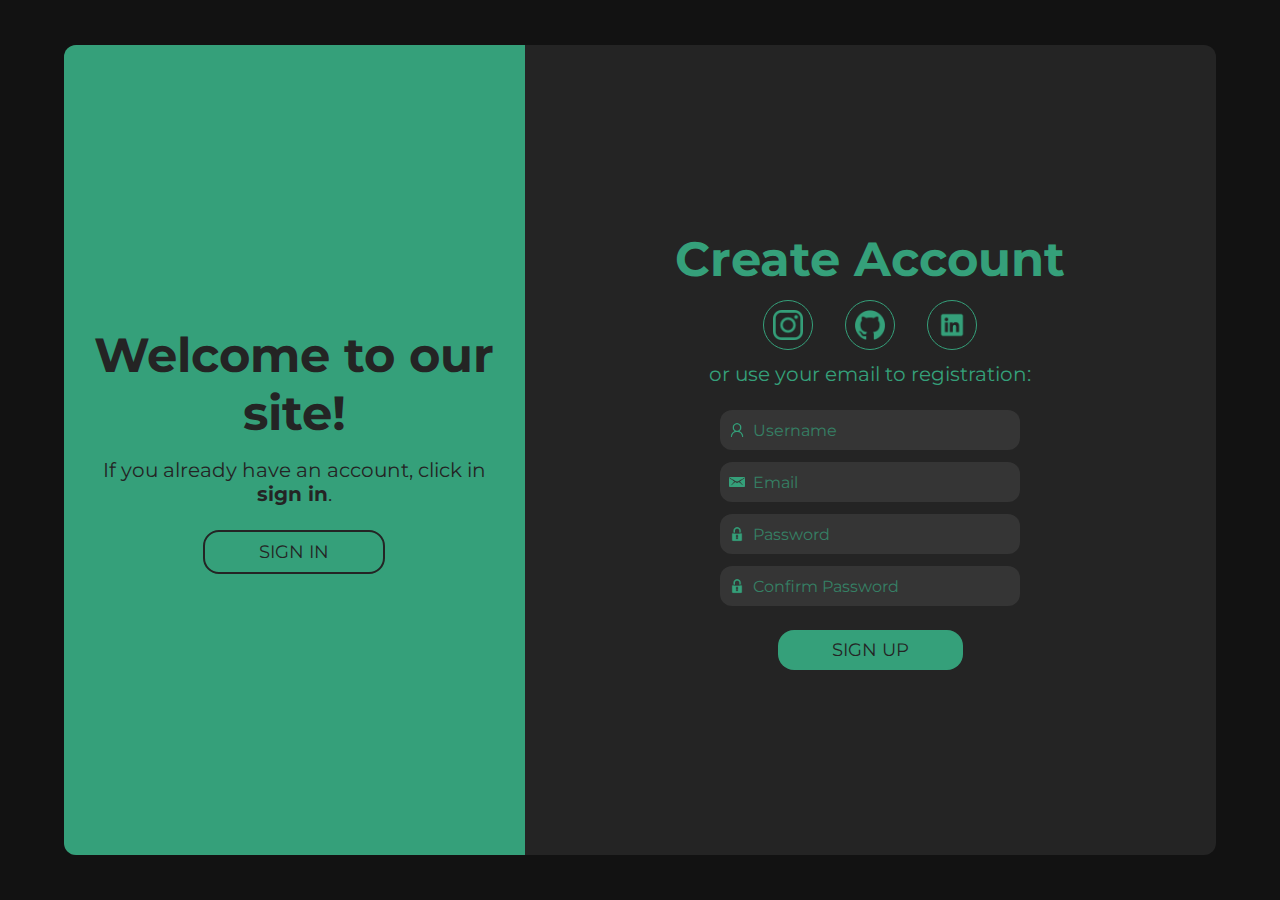
<file: index.html>
<!DOCTYPE html>
<html lang="en">
<head>
  <meta charset="UTF-8">
  <meta name="viewport" content="width=device-width, initial-scale=1.0">
  <link rel="stylesheet" href="public/styles/login.css">
  <title></title>
</head>
<body>
  <div class="container">
    <div class="welcome-container welcome-sign-up">
      <h1>Welcome to our site!</h1>
      <p>
        If you already have an account, 
        click in <b>sign in</b>.
      </p>
      <button class="sign-in-btn">SIGN IN</button>
    </div>

    <div class="welcome-container welcome-sign-in hide">
      <h1>Welcome back to our site!</h1>
      <p>
        If you don't have an account, 
        click in <b>sign up</b>.
      </p>
      <button class="sign-up-btn">SIGN UP</button>
    </div>

    <div class="form-container sign-up-container">
      <h2>Create Account</h2>
      <div class="icons-area">
        <div class="facebook-icon"><img src="/public/img/insta-icon.png"></div>
        <div class="google-icon"><img src="/public/img/git-icon.png"></div>
        <div class="linkedin-icon"><img src="/public/img/linkedin-icon.png"></div>
      </div>
      <p>or use your email to registration:</p>
      <div class="input-area input-username">
        <img src="/public/img/user-icon.png">
        <input id="username" type="text" placeholder="Username" required>
      </div>
      <div class="input-area input-email">
        <img src="/public/img/email-icon.png">
        <input id="email" type="email" placeholder="Email" required>
      </div>
      <div class="input-area input-password">
        <img src="/public/img/padlock-icon.png">
        <input id="password" type="password" placeholder="Password" required>
        <img src="/public/img/show-password.png" class="show-password">
      </div>
      <div class="input-area input-confirm-password">
        <img src="/public/img/padlock-icon.png">
        <input id="confirm-password" type="password" placeholder="Confirm Password" required>
        <img src="/public/img/show-password.png" class="show-password">
      </div>
      <button type="submit" id="sign-up-submit">SIGN UP</button>
      <span>If you already have an account, <b>sign in</b>.</span>
    </div>

    <div class="form-container sign-in-container hide">
      <h2>Login Account</h2>
      <div class="icons-area">
        <div class="facebook-icon"><img src="/public/img/insta-icon.png"></div>
        <div class="google-icon"><img src="/public/img/git-icon.png"></div>
        <div class="linkedin-icon"><img src="/public/img/linkedin-icon.png"></div>
      </div>
      <p>or use your email to logging:</p>
      <div class="input-area input-email-login">
        <img src="/public/img/email-icon.png">
        <input id="email-login" type="email" placeholder="Email" required>
      </div>
      <div class="input-area input-password-login">
        <img src="/public/img/padlock-icon.png">
        <input id="password-login" type="password" placeholder="Password" required>
        <img src="/public/img/show-password.png" class="show-password">
      </div>
      <button type="submit" id="sign-in-submit">SIGN IN</button>
      <span>If you don't have an account, <b>sign up</b>.</span>
    </div>

  </div>

  <script src="public/js/login.js" type="module"></script>
</body>
</html>
</file>
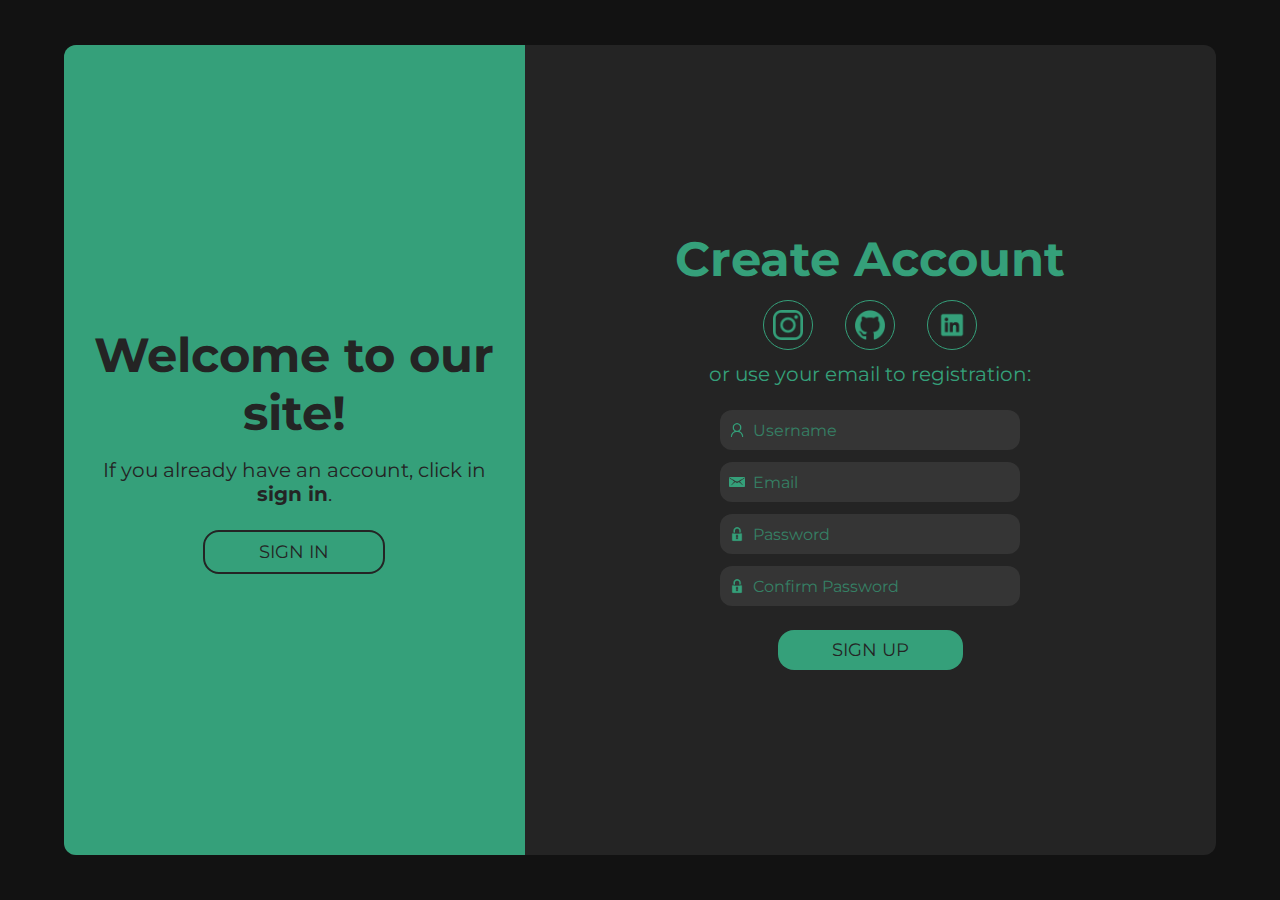
<file: public/index.html>
<!DOCTYPE html>
<html lang="en">
<head>
  <meta charset="UTF-8">
  <meta name="viewport" content="width=device-width, initial-scale=1.0">
  <link rel="stylesheet" href="styles/login.css">
  <title></title>
</head>
<body>
  <div class="container">
    <div class="welcome-container welcome-sign-up">
      <h1>Welcome to our site!</h1>
      <p>
        If you already have an account, 
        click in <b>sign in</b>.
      </p>
      <button class="sign-in-btn">SIGN IN</button>
    </div>

    <div class="welcome-container welcome-sign-in hide">
      <h1>Welcome back to our site!</h1>
      <p>
        If you don't have an account, 
        click in <b>sign up</b>.
      </p>
      <button class="sign-up-btn">SIGN UP</button>
    </div>

    <div class="form-container sign-up-container">
      <h2>Create Account</h2>
      <div class="icons-area">
        <div class="facebook-icon"><img src="img/insta-icon.png"></div>
        <div class="google-icon"><img src="img/git-icon.png"></div>
        <div class="linkedin-icon"><img src="img/linkedin-icon.png"></div>
      </div>
      <p>or use your email to registration:</p>
      <div class="input-area input-username">
        <img src="img/user-icon.png">
        <input id="username" type="text" placeholder="Username" required>
      </div>
      <div class="input-area input-email">
        <img src="img/email-icon.png">
        <input id="email" type="email" placeholder="Email" required>
      </div>
      <div class="input-area input-password">
        <img src="img/padlock-icon.png">
        <input id="password" type="password" placeholder="Password" required>
        <img src="img/show-password.png" class="show-password">
      </div>
      <div class="input-area input-confirm-password">
        <img src="img/padlock-icon.png">
        <input id="confirm-password" type="password" placeholder="Confirm Password" required>
        <img src="img/show-password.png" class="show-password">
      </div>
      <button type="submit" id="sign-up-submit">SIGN UP</button>
      <span class="welcome-mobile">If you already have an account, <b>sign in</b>.</span>
    </div>

    <div class="form-container sign-in-container hide">
      <h2>Login Account</h2>
      <div class="icons-area">
        <div class="facebook-icon"><img src="img/insta-icon.png"></div>
        <div class="google-icon"><img src="img/git-icon.png"></div>
        <div class="linkedin-icon"><img src="img/linkedin-icon.png"></div>
      </div>
      <p>or use your email to logging:</p>
      <div class="input-area input-email-login">
        <img src="img/email-icon.png">
        <input id="email-login" type="email" placeholder="Email" required>
      </div>
      <div class="input-area input-password-login">
        <img src="img/padlock-icon.png">
        <input id="password-login" type="password" placeholder="Password" required>
        <img src="img/show-password.png" class="show-password">
      </div>
      <button type="submit" id="sign-in-submit">SIGN IN</button>
      <span class="welcome-mobile">If you don't have an account, <b>sign up</b>.</span>
    </div>

  </div>

  <script src="js/login.js" type="module"></script>
</body>
</html>
</file>
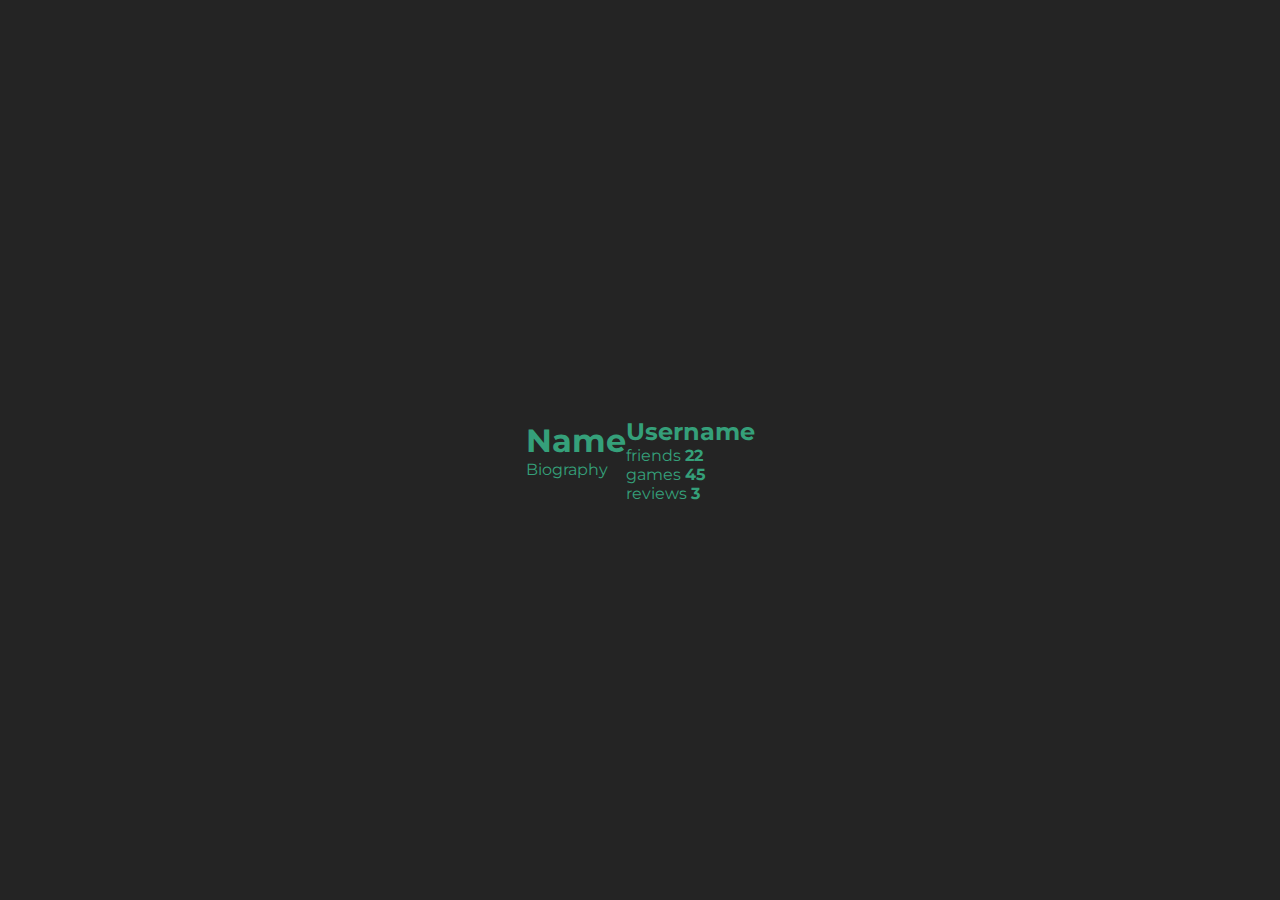
<file: public/pages/profile.html>
<!DOCTYPE html>
<html lang="en">
<head>
  <meta charset="UTF-8">
  <meta name="viewport" content="width=device-width, initial-scale=1.0">
  <link rel="stylesheet" href="../styles/profile.css">
  <title>Profile</title>
</head>
<body>
  <div class="banner">
    <div class="banner-container">
      <h1>Name</h1>
      <span>Biography</span>
    </div>
  </div>
  <div class="container">
    <div class="profile-area">
      <img>
      <h2>Username</h2>
      <div class="profile-info">
        <div>
          <span>friends</span>
          <b>22</b>
        </div>
        <div>
          <span>games</span>
          <b>45</b>
        </div>
        <div>
          <span>reviews</span>
          <b>3</b>
        </div>
      </div>
    </div>
    <div></div>
  </div>
  <script type="module" src="../js/profile.js"></script>
</body>
</html>
</file>
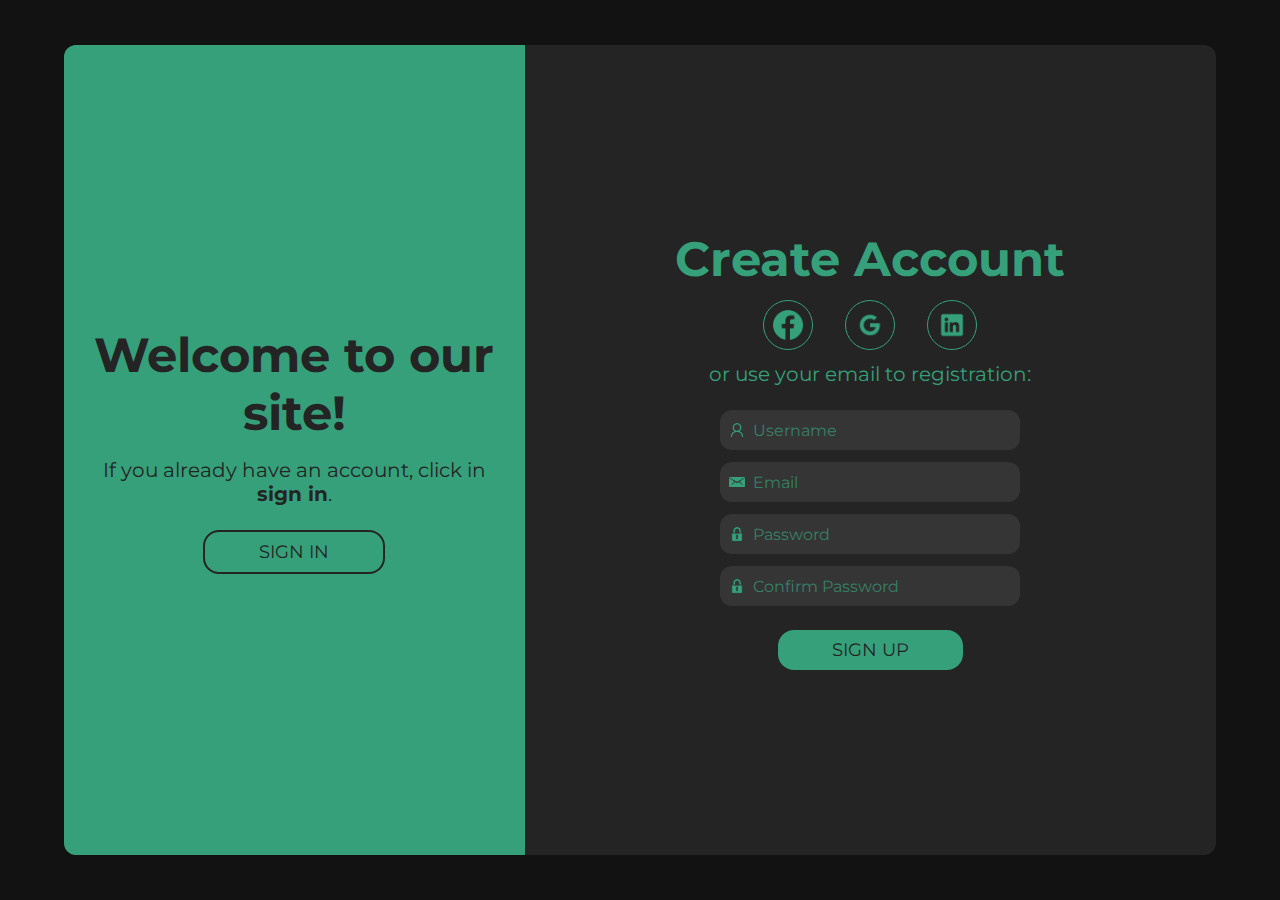
<file: public/views/login.html>
<!DOCTYPE html>
<html lang="en">
<head>
  <meta charset="UTF-8">
  <meta name="viewport" content="width=device-width, initial-scale=1.0">
  <link rel="stylesheet" href="../styles/login.css">
  <title></title>
</head>
<body>
  <div class="container">
    <div class="welcome-container welcome-sign-up">
      <h1>Welcome to our site!</h1>
      <p>
        If you already have an account, 
        click in <b>sign in</b>.
      </p>
      <button class="sign-in-btn">SIGN IN</button>
    </div>

    <div class="welcome-container welcome-sign-in hide">
      <h1>Welcome back to our site!</h1>
      <p>
        If you don't have an account, 
        click in <b>sign up</b>.
      </p>
      <button class="sign-up-btn">SIGN UP</button>
    </div>

    <div class="form-container sign-up-container">
      <h2>Create Account</h2>
      <div class="icons-area">
        <div class="facebook-icon"><img src="../img/facebook-icon.png"></div>
        <div class="google-icon"><img src="../img/google-icon.png"></div>
        <div class="linkedin-icon"><img src="../img/linkedin-icon.png"></div>
      </div>
      <p>or use your email to registration:</p>
      <div class="input-area input-username">
        <img src="../img/user-icon.png">
        <input id="username" type="text" placeholder="Username" required>
        <div class="input-error">
          <div></div>
          <span></span>
        </div>
      </div>
      <div class="input-area input-email">
        <img src="../img/email-icon.png">
        <input id="email" type="email" placeholder="Email" required>
        <div class="input-error">
          <div></div>
          <span></span>
        </div>
      </div>
      <div class="input-area input-password">
        <img src="../img/padlock-icon.png">
        <input id="password" type="password" placeholder="Password" required>
        <div class="input-error">
          <div></div>
          <span></span>
        </div>
      </div>
      <div class="input-area input-confirm-password">
        <img src="../img/padlock-icon.png">
        <input id="confirm-password" type="password" placeholder="Confirm Password" required>
        <div class="input-error">
          <div></div>
          <span></span>
        </div>
      </div>
      <button type="submit" id="sign-up-submit">SIGN UP</button>
    </div>

    <div class="form-container sign-in-container hide">
      <h2>Login Account</h2>
      <div class="icons-area">
        <div class="facebook-icon"><img src="../img/facebook-icon.png"></div>
        <div class="google-icon"><img src="../img/google-icon.png"></div>
        <div class="linkedin-icon"><img src="../img/linkedin-icon.png"></div>
      </div>
      <p>or use your email to logging:</p>
      <div class="input-area input-email-login">
        <img src="../img/email-icon.png">
        <input id="email-login" type="email" placeholder="Email" required>
        <div class="input-error">
          <div></div>
          <span></span>
        </div>
      </div>
      <div class="input-area input-password-login">
        <img src="../img/padlock-icon.png">
        <input id="password-login" type="password" placeholder="Password" required>
        <div class="input-error">
          <div></div>
          <span></span>
        </div>
      </div>
      <button type="submit" id="sign-in-submit">SIGN IN</button>
    </div>

  </div>

  <script src="../js/login.js" type="module"></script>
</body>
</html>
</file>
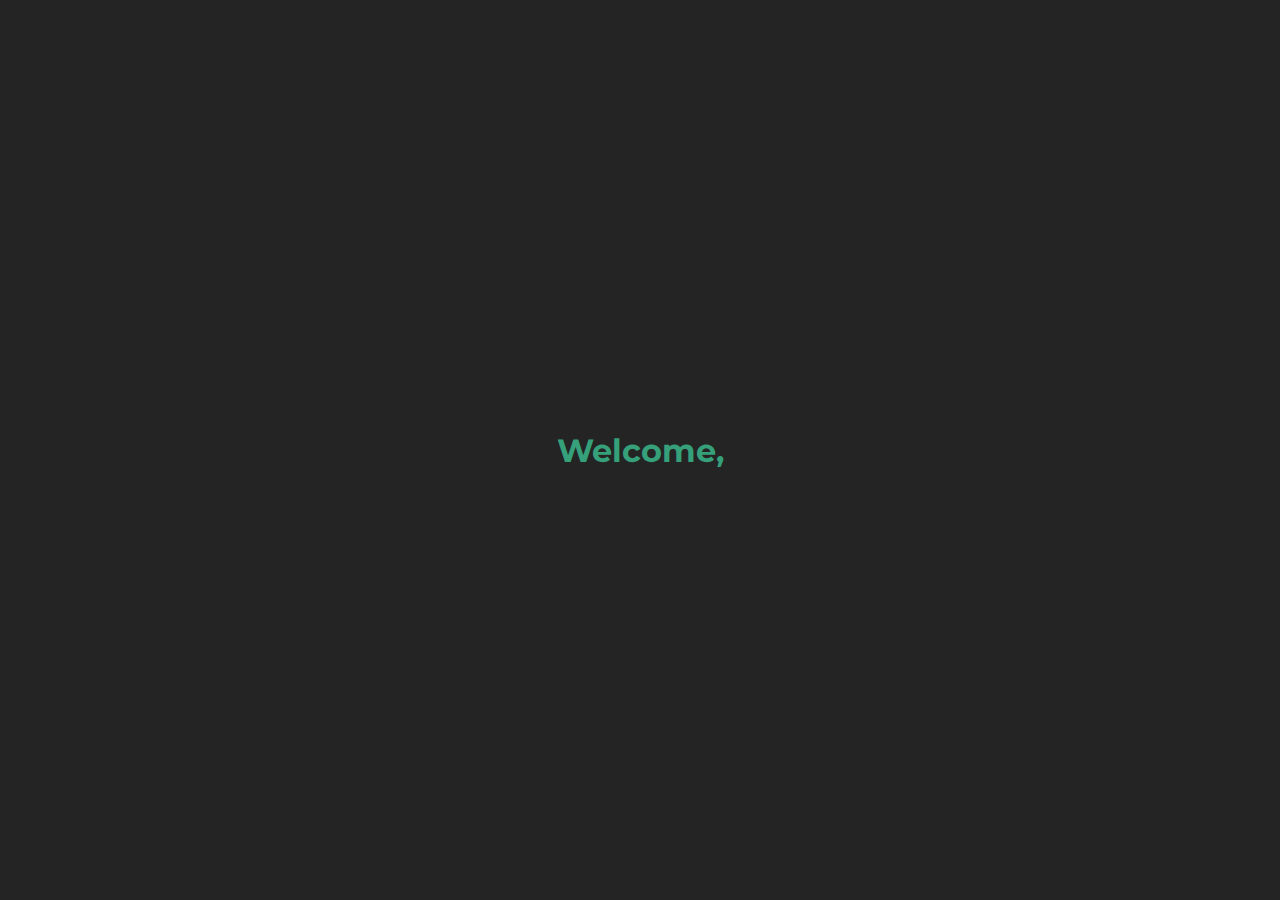
<file: public/views/profile.html>
<!DOCTYPE html>
<html lang="en">
<head>
  <meta charset="UTF-8">
  <meta name="viewport" content="width=device-width, initial-scale=1.0">
  <link rel="stylesheet" href="../styles/profile.css">
  <title>Document</title>
</head>
<body>
  <div class="container">
    <h1>Welcome, <span></span></h1>
  </div>
  <script src="../js/profile.js"></script>
</body>
</html>
</file>
<file: public/styles/login.css>
@import url("./root.css");

* {
  margin: 0;
  padding: 0;
  box-sizing: border-box;
  font-family: var(--font);
}

body {
  background-color: #121212;
  width: 100%;
  height: 100vh;
  display: flex;
  justify-content: center;
  align-items: center;
}

.container {
  position: relative;
  background-color: var(--bg-black);
  width: 90%;
  height: 90%;
  border-radius: 12px;
  display: flex;
  overflow: hidden;
}

/* área de boas-vindas */
.welcome-container {
  position: absolute;
  background-color: var(--bg-green);
  color: var(--text-black);
  width: 40%;
  height: 100%;
  display: flex;
  flex-direction: column;
  justify-content: center;
  align-items: center;
  padding: 24px;
  text-align: center;
  left: 0;
  transition: left 0.6s ease-in-out;
}

.welcome-container > * {
  transition: opacity 0.2s ease-in-out;
}

/* ao arrastar o mouse */
.welcome-container::selection {
  background-color: var(--bg-black);
  color: var(--text-green);
}

.welcome-container h1 {
  font-size: 48px;
}

.welcome-container p {
  margin: 16px 0 24px 0;
  font-size: 20px;
}

.welcome-container button, .form-container button {
  background-color: var(--bg-green);
  border: solid 2px var(--bg-black);
  color: var(--text-black);
  padding: 0.5em 3em;
  font-size: 18px;
  border-radius: 16px;
  cursor: pointer;
  user-select: none;
}

.welcome-container button:hover, .form-container button:hover {
  background-color: #308e6d;
}

/* área dos formulários */
.form-container {
  position: absolute;
  width: 60%;
  height: 100%;
  display: flex;
  flex-direction: column;
  justify-content: center;
  align-items: center;
  color: var(--text-green);
  left: 40%;
  transition: left 0.6s ease-in-out;
}

.form-container > * {
  transition: opacity 0.2s ease-in-out;
}

.form-container::selection {
  background-color: var(--bg-green);
  color: var(--text-black);
}

.form-container h2 {
  font-size: 48px;
  margin-bottom: 12px;
}

.form-container .icons-area {
  display: flex;
  flex-direction: row;
}

.form-container .icons-area div {
  width: 50px;
  height: 50px;
  margin: 0 16px;
  border-radius: 100%;
  display: flex;
  justify-content: center;
  align-items: center;
  border: solid 1px var(--bg-green);
  cursor: pointer;
}

.form-container .icons-area div:hover {
  background-color: var(--bg-green);
}

.form-container .icons-area div img {
  width: 30px;
  height: 30px;
  user-select: none;
}

.form-container span {
  display: none;
}

.show-password {
  opacity: 0;
  pointer-events: none;
}

.input-area.active .show-password {
  opacity: 0.5;
  cursor: pointer;
  pointer-events: auto;
}

.input-area.active .show-password.show {
  opacity: 1;
}

.form-container p {
  margin: 12px 0 24px 0;
  font-size: 20px;
}

.form-container button {
  border: none;
  margin-top: 12px;
}

.form-container .input-area {
  position: relative;
  border: solid 1px transparent;
  margin-bottom: 12px;
  width: 300px;
  height: 40px;
  border-radius: 12px;
  padding: 6px;
  background-color: #353535;
  display: flex;
  align-items: center;
  justify-content: space-between;
}

.form-container .input-area:focus-within {
  border: solid 1px var(--bg-green);
}

.form-container .input-area input {
  height: 100%;
  width: 100%;
  background-color: #353535;
  border: none;
  outline: none;
  font-size: 16px;
  caret-color: var(--bg-green);
  color: var(--bg-green);
}

.form-container .input-area input::placeholder {
  color: var(--text-green);
  opacity: 0.7;
}

.form-container .input-area img {
  width: 20px;
  height: 20px;
  margin-right: 6px;
  user-select: none;
}

/* slide */
.welcome-sign-up {
  z-index: 2;
  opacity: 1;
  left: 0;
}

.welcome-sign-up.hide {
  opacity: 0;
  z-index: 1;
}

.welcome-sign-in {
  opacity: 1;
  z-index: 2;
}

.welcome-sign-in.hide {
  opacity: 0;
  z-index: 1;
}

.sign-up-container {
  z-index: 2;
}

.sign-up-container.hide {
  opacity: 0;
  z-index: 1;
}

.sign-in-container {
  z-index: 2;
  opacity: 1;
}

.sign-in-container.hide {
  opacity: 0;
  z-index: 1;
}

/* quando sign in é clicado */
.container.active .welcome-container {
  left: 60%;
}

.welcome-container.hidden > * {
  opacity: 0;
}

.container.active .form-container {
  left: 0;
}

.form-container.hidden > * {
  opacity: 0;
}

/* validação do formulário de registro e login */
.input-username.invalid,
.input-email.invalid, 
.input-password.invalid, 
.input-confirm-password.invalid,
.input-email-login.invalid,
.input-password-login.invalid {
  border: solid 1px #a94c4c;
}

/* display que mostra o erro a ser corrigido no input correspondente */
.input-error.error {
  display: flex;
  text-align: center;
  justify-content: center;
  align-items: center;
}

.input-error {
  display: none;
  position: absolute;
  right: -140px;
  width: 120px;
  height: 50px;
  background-color: #a94c4c;
  color: var(--text-black);
  font-weight: bold;
  font-size: 12px;
  padding: 4px;
  border-radius: inherit;
}

.input-error::selection {
  background-color: var(--bg-black);
  color: #a94c4c;
}

.input-error span {
  position: relative;
  z-index: 2;
}

.input-error div {
  z-index: 1;
  position: absolute;
  left: -5px;
  bottom: 12.5px;
  rotate: 45deg;
  width: 25px;
  height: 25px;
  background-color: #a94c4c;
}

@media (max-width: 1023px) and (min-width: 769px) {
  .form-container {
    transition: left .5s ease-in-out;
  }

  .form-container > * {
    transition: opacity .1s ease-in-out;
  }

  .welcome-container {
    transition: left .5s ease-in-out;
  }

  .welcome-container h1, .form-container h2 {
    font-size: 36px;
  }

  .welcome-container p, .form-container p {
    font-size: 16px;
  }

  .form-container .icons-area div {
    width: 40px;
    height: 40px;
  }

  .form-container .icons-area div img {
    width: 25px;
    height: 25px;
  }

  .welcome-container button, .form-container button {
    font-size: 14px;
  }

  .form-container .input-area {
    width: 250px;
    height: 35px;
  }

  .form-container .input-area input {
    font-size: 14px;
  }

  .form-container .input-area input::placeholder {
    font-size: 14px;
  }

  .form-container .input-area img {
    width: 18px;
    height: 18px;
  }
}

@media (max-width: 768px) {
  .welcome-container {
    display: none;
  }

  .form-container {
    width: 100%;
    left: 0;
  }

  .form-container h2 {
    font-size: 32px;
  }

  .form-container p {
    font-size: 14px;
  }

  .form-container .icons-area div {
    width: 35px;
    height: 35px;
  }

  .form-container .icons-area div img {
    width: 25px;
    height: 25px;
  }

  .form-container .input-area {
    width: 200px;
    height: 30px;
  }

  .form-container .input-area input {
    font-size: 14px;
  }

  .form-container .input-area input::placeholder {
    font-size: 14px;
  }

  .form-container .input-area img {
    width: 15px;
    height: 15px;
  }

  .form-container button {
    font-size: 14px;
    margin-bottom: 12px;
  }

  .form-container span {
    display: block;
    font-size: 14px;
  }

  .form-container span b {
    text-decoration: underline;
    cursor: pointer;
  }

  /* no login é outro estilo */
  .sign-in-container {
    background-color: var(--bg-green);
    color: var(--text-black);
  }

  .sign-in-container::selection {
    background-color: var(--bg-black);
    color: var(--text-green);
  }

  .sign-in-container .input-area:focus-within {
    border: 1px solid #121212;
  }

  .sign-in-container button {
    border: 2px solid var(--bg-black);
  }

  .sign-in-container .icons-area div {
    border: 1px solid var(--bg-black)
  }

  .sign-in-container .icons-area div:hover {
    background-color: var(--bg-black);
  }
}
</file>
<file: public/styles/profile.css>
@import url("./root.css");

* {
  padding: 0;
  margin: 0;
  box-sizing: border-box;
  font-family: var(--font);
}

body {
  width: 100%;
  height: 100vh;
  display: flex;
  justify-content: center;
  align-items: center;
  background-color: var(--bg-black);
  color: var(--text-green);
}
</file>
